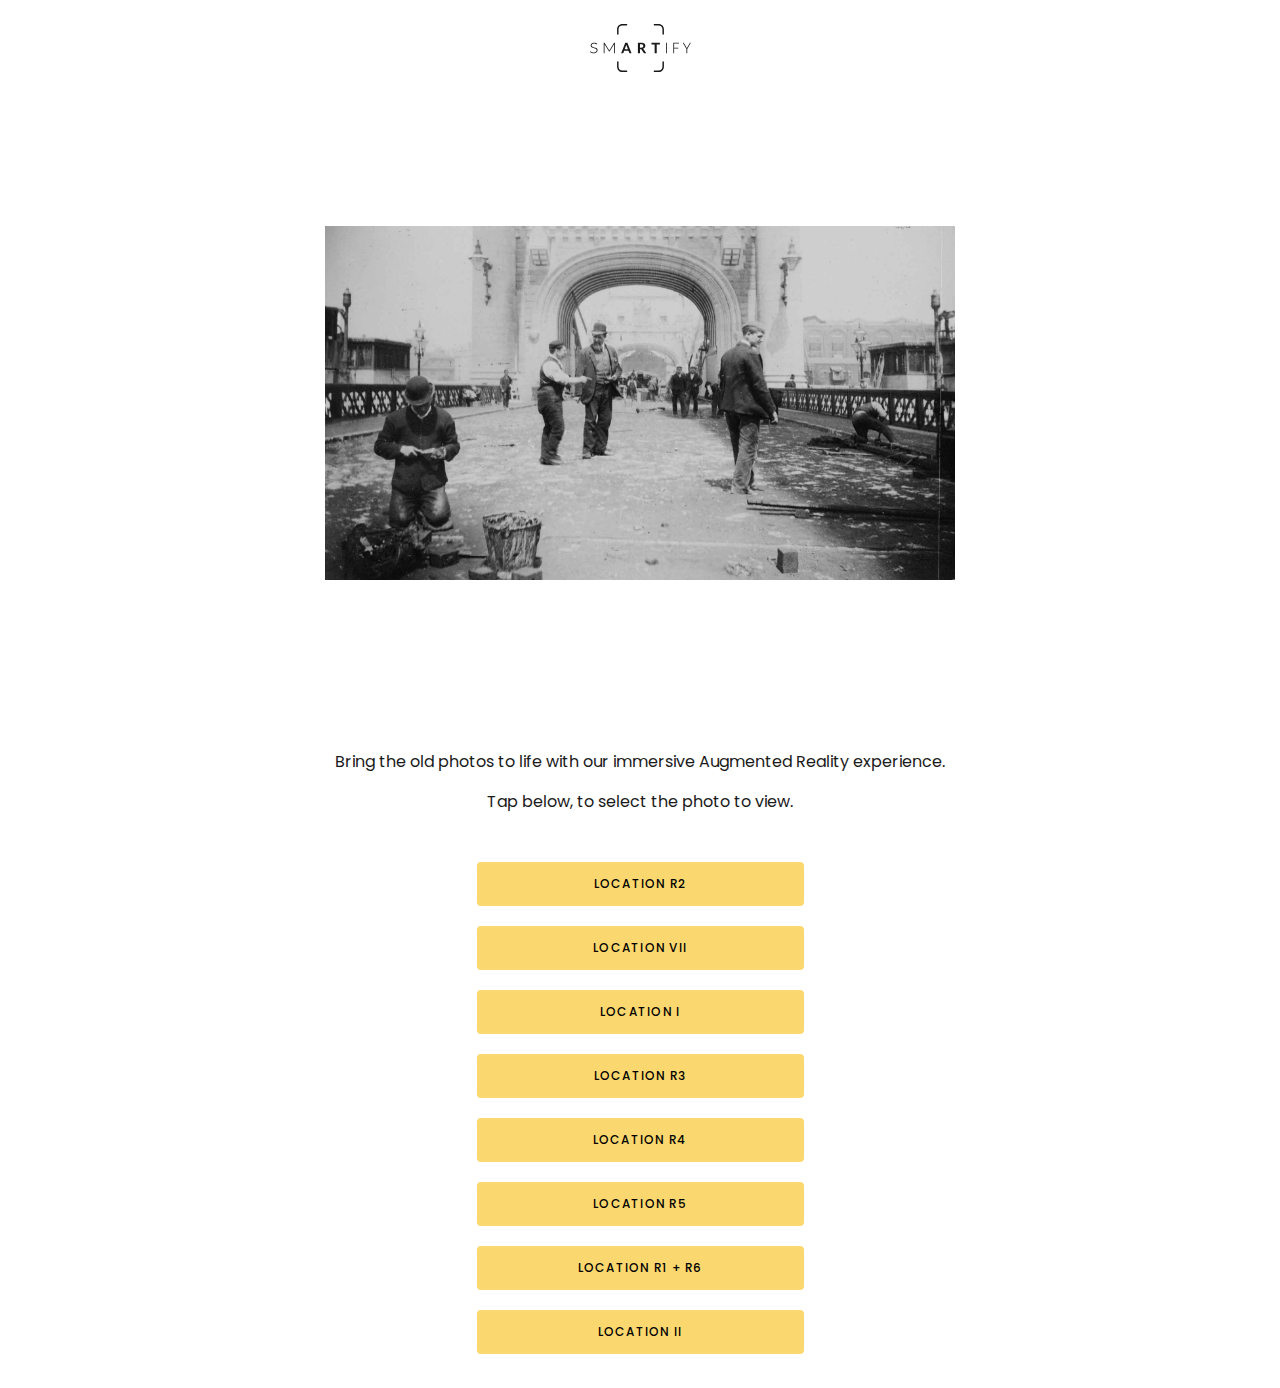
<file: index.html>
<!DOCTYPE html>
<html>
<head>
    <!-- Set the viewport and initial scale for mobile devices -->
    <meta name="viewport" content="width=device-width, initial-scale=1">
    
    <!-- Enable full-screen mode on Apple devices -->
    <meta name="apple-mobile-web-app-capable" content="yes">
    
    <!-- Set the character encoding -->
    <meta charset="UTF-8" />
    
    <!-- Set the title of the webpage -->
    <title>Smartify - Tower Bridge | Animated Photos</title>
    
    <!-- Include the Poppins font from Google Fonts -->
    <link rel="stylesheet" href="https://fonts.googleapis.com/css2?family=Poppins:wght@400;500;700&display=swap">
    
    <!-- Include the custom CSS file for styling -->
    <link rel="stylesheet" href="./Scripts/index.css">
</head>
<body>
    <!-- Smartify logo -->
    <img id="logo" src=".\assets\Smartify-logo.svg" alt="Smartify Logo" width="101" height="48">
    
    <!-- Image of the painting -->
    <div class="image-container"> 
        <img src=".\assets\images\01.jpg" alt="Tower bridge 1" class="fade-image" id="image1">
        <img src=".\assets\images\02.jpg" alt="Tower bridge 2" class="fade-image" id="image2">
        <img src=".\assets\images\03.jpg" alt="Tower bridge 3" class="fade-image" id="image3">
        <img src=".\assets\images\04.jpg" alt="Tower bridge 4" class="fade-image" id="image4">
        <img src=".\assets\images\05.jpg" alt="Tower bridge 5" class="fade-image" id="image5">
        <img src=".\assets\images\06.jpg" alt="Tower bridge 6" class="fade-image" id="image6">
        <img src=".\assets\images\07.jpg" alt="Tower bridge 6" class="fade-image" id="image7">
        <img src=".\assets\images\08.jpg" alt="Tower bridge 6" class="fade-image" id="image8">
    </div>
  
    <!-- Description of the AR experience -->
    <div id="description">
        <p>Bring the old photos to life with our immersive Augmented Reality experience.</p>
        <p>Tap below, to select the photo to view.</p>
    </div>
    
    <!-- Button to start the AR experience -->
    <button id="startButton1" onclick="location.href='ar.html?location=location1';">Location R2</button>
    <button id="startButton2" onclick="location.href='ar.html?location=location2';">Location VII</button>
    <button id="startButton2" onclick="location.href='ar.html?location=location3';">Location I</button>
    <button id="startButton2" onclick="location.href='ar.html?location=location4';">Location R3</button>
    <button id="startButton2" onclick="location.href='ar.html?location=location5';">Location R4</button>
    <button id="startButton2" onclick="location.href='ar.html?location=location6';">Location R5</button>
    <button id="startButton2" onclick="location.href='ar.html?location=location7';">Location R1 + R6</button>
    <button id="startButton2" onclick="location.href='ar.html?location=location8';">Location II</button>

    <script>
        // Array to hold image elements
        let images = [];
        for (let i = 1; i <= 8; i++) {
            images.push(document.getElementById(`image${i}`));
        }

        // Variable to track the current image
        let currentIndex = 0;

        setInterval(function() {
            // Set all images to transparent
            images.forEach(img => img.style.opacity = '0');

            // Set the current image to visible
            images[currentIndex].style.opacity = '1';

            // Increment the index, reset to 0 if it reaches the end
            currentIndex = (currentIndex + 1) % images.length;
        }, 2000); // 5000ms = 5s
    </script>
</body>
</html>
</file>
<file: Scripts/index.css>
body {
    display: flex;
    flex-direction: column;
    align-items: center;
    justify-content: center;
/*     height: 100vh; */
    padding: 16px;  
    background-color: #ffffff;
    color: #000000;
    text-align: center;
    font-family:'Poppins' , sans-serif;
/*     margin-top: 0;     */
}

#logo {
    max-width: 101px;
    max-height: 48px;
    margin-bottom: 16px; 
    margin-top: 0;
}


#description {
    margin-top: 16px;
    margin-bottom: 0;
    max-width: 100%;
    font-family: 'Poppins', sans-serif;
    font-style: normal;
    font-weight: 400;
    font-size: 16px;
    line-height: 150%;
    color: #1B1B1B;
}

#image {
    width: 100%;  /* adjust this as necessary */
    max-width: 278px; 
    max-height: 220px; 
    margin: 0 auto;
    border: none;
    border-radius: 8px;
}

#startButton1 {
    display: block;
    margin: 10px auto;
    margin-top: 32px;
/*     margin-bottom: 32px;  */
    padding: 0px 16px;
    width: 327px;
    height: 44px;
    background-color: #FBD86F;
    color: #000000;
    border: none;
    border-radius: 4px;
    font-family: 'Poppins', sans-serif;
    font-style: normal;
    font-weight: 500;
    font-size: 12px;
    line-height: 44px;
    letter-spacing: 1.25px;
    text-transform: uppercase;
    cursor: pointer;
}
#startButton2 {
    display: block;
    margin: 10px auto;
/*     margin-top: 32px; */
/*     margin-bottom: 32px;  */
    padding: 0px 16px;
    width: 327px;
    height: 44px;
    background-color: #FBD86F;
    color: #000000;
    border: none;
    border-radius: 4px;
    font-family: 'Poppins', sans-serif;
    font-style: normal;
    font-weight: 500;
    font-size: 12px;
    line-height: 44px;
    letter-spacing: 1.25px;
    text-transform: uppercase;
    cursor: pointer;
}
.image-container {
  position: relative;
  height: 278px; 
  width: 220px;
  margin-top: 16px
  margin-bottom: 16px;
}

.fade-image {
  position: absolute;
  left: 0;
  top: 0;
  height: 100%;
  width: 100%;
  object-fit: contain;
  opacity: 0;
  transition: opacity 2s ease-in-out;
}

#image1 {
  opacity: 1;
}

#image2 {
  opacity: 0;
}
@media screen and (orientation:landscape) {
  .image-container {
    width: 70vh;
    height: 70vh;
  }
  .fade-image {
    width: 100%;
    height: 100%;
  }
}
</file>
